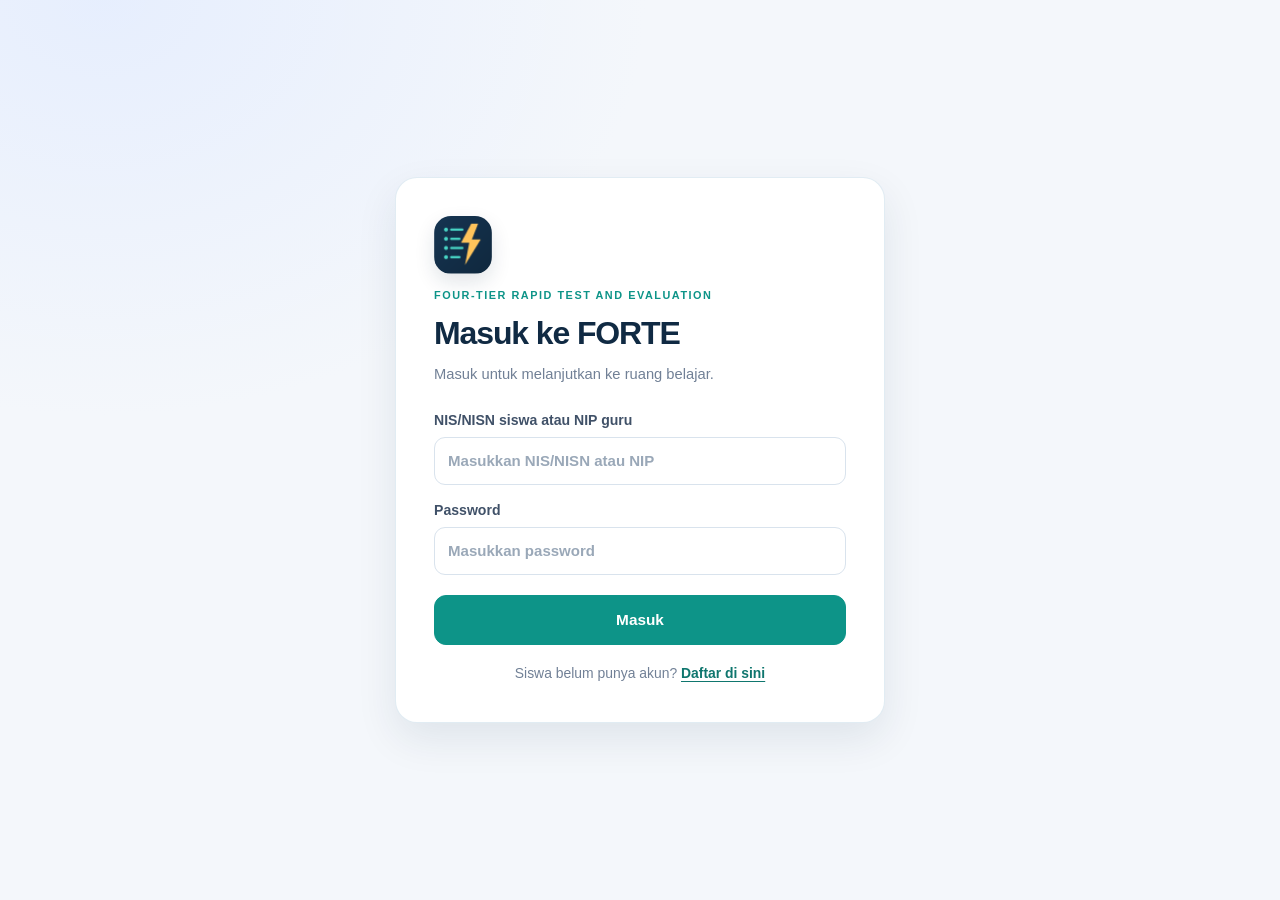
<file: index.html>
<!DOCTYPE html>
<html lang="id">
<head>
  <meta charset="UTF-8">
  <meta name="viewport" content="width=device-width, initial-scale=1.0">
  <meta name="theme-color" content="#0f172a">
  <title>FORTE — Masuk</title>

  <link rel="stylesheet" href="./css/style.css?v=20261112-5">
  <link rel="icon" type="image/svg+xml" href="./img/forte-logo.png">

  <script src="./js/config.js" defer></script>
  <script src="./js/api.js" defer></script>
  <script src="./js/login.js" defer></script>
</head>
<body class="center-layout">
  <main class="card login-card auth-card">
    <header class="auth-brand">
      <img src="./img/forte-logo.png" alt="Logo FORTE" width="58" height="58">
      <p class="eyebrow">Four-Tier Rapid Test and Evaluation</p>
      <h1 id="auth-title">Masuk ke FORTE</h1>
      <p id="auth-description" class="subtitle">Masuk untuk melanjutkan ke ruang belajar.</p>
    </header>

    <section id="login-view" class="auth-view">
      <form id="form-login" class="stack" novalidate>
        <label class="field" for="username">
          <span>NIS/NISN siswa atau NIP guru</span>
          <input
            type="text"
            id="username"
            name="username"
            placeholder="Masukkan NIS/NISN atau NIP"
            autocomplete="username"
            required
          >
        </label>

        <label class="field" for="password">
          <span>Password</span>
          <input
            type="password"
            id="password"
            name="password"
            placeholder="Masukkan password"
            autocomplete="current-password"
            required
          >
        </label>

        <button type="submit" class="btn primary btn-large" id="login-button">
          Masuk
        </button>
      </form>

      <p class="auth-switch-line">
        Siswa belum punya akun?
        <button type="button" class="auth-switch" id="show-register">Daftar di sini</button>
      </p>
    </section>

    <section id="register-view" class="auth-view hidden">
      <form id="form-register-student" class="stack" novalidate>
        <label class="field" for="register-username">
          <span>NIS/NISN</span>
          <input
            type="text"
            id="register-username"
            name="username"
            placeholder="Masukkan NIS atau NISN"
            autocomplete="username"
            minlength="3"
            maxlength="30"
            required
          >
        </label>

        <label class="field" for="register-name">
          <span>Nama lengkap</span>
          <input
            type="text"
            id="register-name"
            name="nama"
            placeholder="Masukkan nama lengkap"
            autocomplete="name"
            maxlength="100"
            required
          >
        </label>

        <label class="field" for="register-class">
          <span>Kelas</span>
          <input
            type="text"
            id="register-class"
            name="kelas"
            placeholder="Contoh: XI-C"
            maxlength="40"
            required
          >
        </label>

        <label class="field" for="register-password">
          <span>Password <small>(minimal 8 karakter)</small></span>
          <input
            type="password"
            id="register-password"
            name="password"
            placeholder="Buat password"
            autocomplete="new-password"
            minlength="8"
            required
          >
        </label>

        <label class="field" for="register-password-confirm">
          <span>Ulangi password</span>
          <input
            type="password"
            id="register-password-confirm"
            name="password-confirm"
            placeholder="Ulangi password"
            autocomplete="new-password"
            minlength="8"
            required
          >
        </label>

        <button type="submit" class="btn primary btn-large" id="register-button">
          Buat Akun Siswa
        </button>
      </form>

      <p class="auth-note">Pendaftaran mandiri hanya untuk siswa. Akun guru dibuat oleh administrator.</p>
      <p class="auth-switch-line">
        Sudah punya akun?
        <button type="button" class="auth-switch" id="show-login">Kembali ke login</button>
      </p>
    </section>

    <p id="msg" class="msg" aria-live="polite" role="status"></p>
  </main>
</body>
</html>
</file>
<file: css/style.css>
:root {
  color-scheme: light;
  font-family: Inter, "Segoe UI", Arial, sans-serif;
  color: #263449;
  background: #f4f7fb;
  font-synthesis: none;
  text-rendering: optimizeLegibility;
  --primary: #0d9488;
  --primary-hover: #0f766e;
  --primary-soft: #e6f6f3;
  --navy: #102a43;
  --text-main: #263449;
  --text-muted: #718096;
  --bg-main: #f4f7fb;
  --bg-card: #ffffff;
  --border: #e2eaf2;
  --green: #12966f;
  --amber: #d89416;
  --red: #d64545;
  --gray: #8a98a9;
  --shadow-sm: 0 3px 12px rgb(16 42 67 / 5%);
  --shadow-md: 0 16px 42px rgb(16 42 67 / 9%);
  --radius-md: 14px;
  --radius-lg: 22px;
}

* {
  box-sizing: border-box;
}

html {
  min-width: 320px;
  overflow-x: clip;
  scroll-behavior: smooth;
}

body {
  min-width: 320px;
  min-height: 100vh;
  margin: 0;
  overflow-x: clip;
  color: var(--text-main);
  background:
    radial-gradient(ellipse at 8% 0%, rgb(224 234 255 / 68%), transparent 34rem),
    var(--bg-main);
  font-family: Inter, "Segoe UI", Arial, sans-serif;
  font-size: 15px;
  line-height: 1.6;
}

img,
svg {
  max-width: 100%;
}

button,
input,
select,
textarea {
  font: inherit;
}

button,
a {
  -webkit-tap-highlight-color: transparent;
}

a {
  color: var(--primary-hover);
  text-underline-offset: 3px;
}

h1,
h2,
h3,
h4 {
  margin: 0;
  color: var(--navy);
  font-weight: 750;
  line-height: 1.25;
  overflow-wrap: anywhere;
}

h1 {
  font-size: clamp(1.9rem, 4vw, 2.65rem);
  letter-spacing: -0.035em;
}

h2 {
  font-size: clamp(1.2rem, 2.4vw, 1.5rem);
  letter-spacing: -0.02em;
}

h3 {
  font-size: 1.08rem;
}

p {
  margin: 0 0 12px;
  overflow-wrap: anywhere;
}

small {
  line-height: 1.45;
}

.hidden {
  display: none !important;
}

.center-text {
  text-align: center;
}

.eyebrow {
  margin: 0 0 7px;
  color: var(--primary);
  font-size: 0.74rem;
  font-weight: 800;
  letter-spacing: 0.14em;
  text-transform: uppercase;
}

.subtitle {
  margin: 7px 0 0;
  color: var(--text-muted);
  line-height: 1.65;
}

.msg {
  min-height: 0;
  margin: 8px 0 0;
  color: var(--text-muted);
  font-size: 0.92rem;
  line-height: 1.55;
}

.msg:empty {
  display: none;
}

.msg.ok {
  color: #087957;
}

.msg.error,
.msg.is-error {
  color: #b42318;
}

/* Page and navigation */
.center-layout {
  display: grid;
  min-height: 100vh;
  place-items: center;
  padding: 24px;
}

.app-layout {
  display: flex;
  min-height: 100vh;
  flex-direction: column;
}

.container {
  display: grid;
  width: min(100% - 40px, 1120px);
  gap: 22px;
  margin: 0 auto;
  padding: 32px 0 56px;
}

.guru-container,
.builder-container {
  gap: 22px;
}

.stack {
  display: grid;
  gap: 16px;
}

.row {
  display: flex;
  flex-wrap: wrap;
  align-items: center;
  gap: 12px;
}

.between {
  justify-content: space-between;
}

.grid-2,
.form-grid {
  display: grid;
  grid-template-columns: repeat(2, minmax(0, 1fr));
  gap: 18px;
}

.topbar {
  position: sticky;
  z-index: 20;
  top: 0;
  display: flex;
  min-height: 74px;
  align-items: center;
  justify-content: space-between;
  gap: 20px;
  padding: 12px clamp(20px, 4vw, 56px);
  border-bottom: 1px solid rgb(226 234 242 / 90%);
  background: rgb(255 255 255 / 94%);
  box-shadow: var(--shadow-sm);
  backdrop-filter: blur(14px);
}

.brand {
  display: inline-flex;
  min-width: 0;
  align-items: center;
  gap: 12px;
  color: var(--navy);
  text-decoration: none;
}

.brand:hover {
  color: var(--navy);
  text-decoration: none;
}

/* Compact teacher header brand: keep the label beside the logo. */
.guru-page .topbar .brand {
  display: inline-flex !important;
  flex-direction: row !important;
  align-items: center !important;
  justify-content: flex-start;
  gap: 10px;
  width: auto;
  max-width: max-content;
  white-space: nowrap;
}

.topbar .brand > img,
.topbar .brand > svg,
.topbar .brand-logo {
  display: block;
  flex: 0 0 42px;
  width: 42px !important;
  height: 42px !important;
  max-width: 42px !important;
  max-height: 42px !important;
  border-radius: 12px;
  object-fit: contain;
}

.guru-page .topbar .brand > svg.brand-logo,
.guru-page .topbar .brand > img.brand-logo {
  flex: 0 0 34px !important;
  width: 34px !important;
  height: 34px !important;
  min-width: 34px;
  max-width: 34px !important;
  min-height: 34px;
  max-height: 34px !important;
}

.guru-page .topbar .brand-text {
  display: flex !important;
  flex: 0 1 auto;
  flex-direction: column !important;
  align-items: flex-start;
  justify-content: center;
  gap: 2px;
  min-width: 0;
  max-width: min(520px, 42vw);
  white-space: normal;
}

.guru-page .topbar .guru-brand-copy strong {
  color: var(--navy);
  font-size: 0.98rem;
  line-height: 1.25;
}

.guru-page .topbar .guru-brand-copy small {
  color: var(--text-muted);
  font-size: 0.76rem;
  font-weight: 500;
  line-height: 1.4;
}

.brand-text {
  display: flex;
  min-width: 0;
  flex-direction: column;
}

.brand-text small,
.brand small {
  color: #52657b;
  font-size: 0.84rem;
  font-weight: 700;
  line-height: 1.35;
}

.brand strong {
  color: var(--navy);
  font-size: 1.02rem;
  line-height: 1.2;
}

.user-actions {
  display: flex;
  min-width: 0;
  align-items: center;
  justify-content: flex-end;
  flex-wrap: wrap;
  gap: 9px;
}

.user-badge {
  max-width: min(45vw, 320px);
  padding: 9px 13px;
  overflow-wrap: anywhere;
  border: 1px solid var(--border);
  border-radius: 999px;
  color: #44556b;
  background: #f8fafc;
  font-size: 0.84rem;
  font-weight: 650;
}

/* Cards and dashboard */
.card {
  min-width: 0;
  padding: clamp(20px, 3vw, 30px);
  border: 1px solid var(--border);
  border-radius: var(--radius-lg);
  background: var(--bg-card);
  box-shadow: var(--shadow-md);
}

.card > :last-child {
  margin-bottom: 0;
}

.guru-welcome {
  position: relative;
  display: flex;
  min-height: 190px;
  align-items: center;
  justify-content: space-between;
  gap: 24px;
  overflow: hidden;
  padding: clamp(24px, 4vw, 40px);
  border: 1px solid rgb(13 148 136 / 18%);
  border-radius: 24px;
  background:
    radial-gradient(circle at 92% 12%, rgb(73 214 198 / 32%), transparent 17rem),
    linear-gradient(120deg, #ffffff, #eef9f7);
  box-shadow: var(--shadow-md);
}

.guru-welcome > div:first-child {
  max-width: 690px;
}

.guru-welcome h1 {
  margin-bottom: 10px;
}

.guru-welcome p:last-child {
  margin: 0;
  color: #63758a;
  font-size: 1.02rem;
}

.welcome-mark {
  display: grid;
  width: 112px;
  height: 64px;
  flex: 0 0 auto;
  place-items: center;
  border: 1px solid rgb(13 148 136 / 18%);
  border-radius: 18px;
  color: var(--primary-hover);
  background: rgb(255 255 255 / 78%);
  font-size: 1rem;
  font-weight: 850;
  letter-spacing: 0.13em;
}

.profile-card {
  display: grid;
  gap: 22px;
}

.profile-header {
  display: flex;
  align-items: center;
  gap: 16px;
}

.profile-header h2 {
  margin-bottom: 5px;
}

.profile-header .subtitle {
  margin: 0;
}

.avatar {
  display: grid;
  width: 58px;
  height: 58px;
  flex: 0 0 58px;
  place-items: center;
  border: 1px solid #c9eee8;
  border-radius: 18px;
  color: var(--primary-hover);
  background: var(--primary-soft);
  font-size: 0.8rem;
  font-weight: 850;
  text-align: center;
}

.guru-avatar {
  width: 58px;
  flex-basis: 58px;
}

.profile-details {
  display: grid;
  grid-template-columns: repeat(2, minmax(0, 1fr));
  gap: 12px;
}

.profile-detail,
.profile-detail-card {
  display: grid;
  min-width: 0;
  gap: 5px;
  padding: 15px 17px;
  border: 1px solid var(--border);
  border-radius: 14px;
  background: #f8fafc;
}

.profile-detail > span {
  color: var(--text-muted);
  font-size: 0.8rem;
  font-weight: 700;
}

.profile-detail strong {
  color: var(--navy);
  font-size: 0.98rem;
  overflow-wrap: anywhere;
}

.section-heading {
  display: flex;
  align-items: flex-end;
  justify-content: space-between;
  gap: 18px;
  margin-bottom: 20px;
}

.section-heading > div:first-child {
  min-width: 0;
}

.section-heading h2 {
  margin-bottom: 5px;
}

.section-heading .subtitle {
  margin: 0;
}

/* Buttons */
.btn {
  display: inline-flex;
  min-height: 44px;
  align-items: center;
  justify-content: center;
  gap: 8px;
  padding: 10px 17px;
  border: 1px solid transparent;
  border-radius: 12px;
  color: #34465b;
  background: #eef2f7;
  font-size: 0.9rem;
  font-weight: 750;
  line-height: 1.2;
  text-align: center;
  text-decoration: none;
  cursor: pointer;
  transition: transform 150ms ease, box-shadow 150ms ease, background 150ms ease, border-color 150ms ease;
}

.btn:hover {
  transform: translateY(-1px);
  box-shadow: 0 7px 18px rgb(16 42 67 / 12%);
  text-decoration: none;
}

.btn:active {
  transform: translateY(0);
}

.btn.primary {
  border-color: var(--primary);
  color: #fff;
  background: var(--primary);
}

.btn.primary:hover {
  border-color: var(--primary-hover);
  background: var(--primary-hover);
}

.btn.secondary {
  border-color: #cbeee5;
  color: #087a66;
  background: #e8f7f3;
}

.btn.secondary:hover {
  border-color: #a8ded2;
  background: #d8f1eb;
}

.btn.outline {
  border-color: var(--border);
  color: #42556a;
  background: #fff;
}

.btn.outline:hover {
  border-color: #b8d7d3;
  color: var(--primary-hover);
  background: #f5fbfa;
}

.btn.small {
  min-height: 38px;
  padding: 8px 12px;
  border-radius: 10px;
  font-size: 0.82rem;
}

.btn-large {
  min-height: 50px;
  padding: 13px 20px;
  font-size: 0.96rem;
}

.btn:disabled,
button:disabled {
  transform: none;
  box-shadow: none;
  opacity: 0.58;
  cursor: not-allowed;
}

/* Forms */
.field {
  display: grid;
  min-width: 0;
  gap: 7px;
  color: #405168;
  font-size: 0.88rem;
  font-weight: 700;
}

.field > span {
  line-height: 1.35;
}

.field input,
.field select,
.field textarea,
input[type="text"],
input[type="password"],
input[type="number"],
input[type="email"],
input[type="search"],
select,
textarea {
  width: 100%;
  min-width: 0;
  min-height: 46px;
  padding: 11px 13px;
  border: 1px solid #d9e3ed;
  border-radius: 11px;
  outline: none;
  color: #263449;
  background: #fff;
  font-size: 0.94rem;
  transition: border-color 150ms ease, box-shadow 150ms ease, background 150ms ease;
}

.field textarea,
textarea {
  min-height: 112px;
  resize: vertical;
  line-height: 1.55;
}

input::placeholder,
textarea::placeholder {
  color: #9aa8b8;
}

input:focus,
select:focus,
textarea:focus {
  border-color: #59b8ab;
  box-shadow: 0 0 0 4px rgb(13 148 136 / 12%);
}

input[type="radio"],
input[type="checkbox"] {
  width: 17px;
  height: 17px;
  flex: 0 0 17px;
  accent-color: var(--primary);
}

input[type="file"] {
  width: 100%;
  min-height: 46px;
  padding: 8px;
  border: 1px dashed #cbd8e5;
  border-radius: 11px;
  color: #52657b;
  background: #f8fafc;
}

.form-grid {
  align-items: start;
}

.form-card {
  display: grid;
  gap: 16px;
}

.login-card {
  width: min(100%, 470px);
  padding: clamp(24px, 5vw, 38px);
}

.login-card .brand-header {
  margin-bottom: 18px;
}

.login-card .brand-header > img {
  display: block;
  width: auto !important;
  max-width: min(100%, 210px) !important;
  max-height: 82px;
  margin: 0 0 18px !important;
  object-fit: contain;
}

.login-card .stack {
  gap: 16px;
}

.login-card .btn {
  width: 100%;
  margin-top: 4px !important;
}

.login-card .msg {
  margin-top: 14px;
}

.auth-card {
  width: min(100%, 490px);
  border-color: rgb(222 234 242 / 90%);
}

.account-container {
  width: min(100% - 40px, 720px);
  padding-top: clamp(28px, 6vh, 64px);
  padding-bottom: 56px;
}

.account-card {
  gap: 22px;
  padding: clamp(23px, 5vw, 40px);
}

.account-card h1 {
  font-size: clamp(1.65rem, 4vw, 2.15rem);
}

#add-account-form {
  gap: 15px;
}

#add-account-form .field small {
  color: var(--text-muted);
  font-size: 0.78rem;
  font-weight: 500;
}

#add-account-button {
  width: 100%;
  margin-top: 3px;
}

#add-account-msg {
  margin-top: -10px;
}

.auth-brand {
  display: grid;
  justify-items: start;
  gap: 9px;
  margin-bottom: 24px;
}

.auth-brand img {
  width: 58px;
  height: 58px;
  margin-bottom: 4px;
  border-radius: 17px;
  box-shadow: 0 8px 20px rgb(16 42 67 / 12%);
}

.auth-brand .eyebrow {
  margin: 0;
  font-size: 0.68rem;
}

.auth-brand h1 {
  font-size: clamp(1.7rem, 5vw, 2rem);
}

.auth-brand .subtitle {
  margin: 0;
  font-size: 0.92rem;
}

.auth-note {
  margin: 17px 0 0;
  padding: 12px 14px;
  border: 1px solid #dceeea;
  border-radius: 12px;
  color: #53677a;
  background: #f4faf8;
  font-size: 0.82rem;
  line-height: 1.55;
}

.auth-switch-line {
  margin: 17px 0 0;
  color: var(--text-muted);
  font-size: 0.87rem;
  text-align: center;
}

.auth-switch {
  padding: 0;
  border: 0;
  color: var(--primary-hover);
  background: transparent;
  font-weight: 800;
  text-decoration: underline;
  text-underline-offset: 3px;
  cursor: pointer;
}

.auth-switch:hover {
  color: var(--navy);
}

.auth-switch:focus-visible {
  border-radius: 4px;
  outline: 3px solid rgb(13 148 136 / 24%);
  outline-offset: 3px;
}

#form-register-student .field small {
  color: var(--text-muted);
  font-size: 0.78rem;
  font-weight: 500;
}

#form-register-student .stack {
  gap: 13px;
}

#join-form {
  display: flex;
  gap: 10px;
}

#join-form input {
  flex: 1 1 240px;
  min-width: 0;
}

#join-form .btn {
  flex: 0 0 auto;
}

/* Dashboard tables */
.table-wrap {
  width: 100%;
  max-width: 100%;
  overflow-x: auto;
  border: 1px solid var(--border);
  border-radius: 14px;
  background: #fff;
}

table {
  width: 100%;
  border-collapse: collapse;
  text-align: left;
}

thead {
  color: #6a7b90;
  background: #f6f9fc;
}

th,
td {
  padding: 13px 15px;
  border-bottom: 1px solid #eaf0f5;
  vertical-align: middle;
}

th {
  font-size: 0.74rem;
  font-weight: 800;
  letter-spacing: 0.08em;
  text-transform: uppercase;
  white-space: nowrap;
}

td {
  color: #43546a;
  font-size: 0.9rem;
  overflow-wrap: anywhere;
}

tbody tr:last-child td {
  border-bottom: 0;
}

tbody tr:hover {
  background: #f9fcfc;
}

td strong {
  color: var(--navy);
}

.table-actions {
  display: flex;
  flex-wrap: wrap;
  gap: 7px;
}

.status-chip,
.chip {
  display: inline-flex;
  min-height: 27px;
  align-items: center;
  justify-content: center;
  padding: 4px 9px;
  border: 1px solid transparent;
  border-radius: 999px;
  font-size: 0.76rem;
  font-weight: 800;
  line-height: 1.2;
  white-space: normal;
}

.status-active {
  border-color: #bfe9dc;
  color: #087957;
  background: #e9f8f2;
}

.status-closed {
  border-color: #dce3ec;
  color: #65758a;
  background: #f2f5f8;
}

.empty-cell {
  padding: 28px 16px;
  color: var(--text-muted);
  text-align: center;
}

/* Test builder */
.builder-heading {
  padding: 10px 0 0;
}

.builder-heading h1 {
  margin-bottom: 10px;
}

.builder-heading > p:last-child {
  max-width: 800px;
  margin: 0;
  color: var(--text-muted);
  font-size: 1rem;
}

.question-list {
  display: grid;
  gap: 16px;
}

.question-editor {
  display: grid;
  min-width: 0;
  gap: 18px;
  padding: clamp(16px, 2.4vw, 24px);
  border: 1px solid var(--border);
  border-radius: 18px;
  background: linear-gradient(180deg, #fbfdff, #f8fafc);
}

.question-editor-heading {
  display: flex;
  align-items: flex-start;
  justify-content: space-between;
  gap: 12px;
}

.question-editor-heading p {
  margin: 7px 0 0;
  color: var(--text-muted);
  font-size: 0.87rem;
}

.question-number {
  display: inline-flex;
  align-items: center;
  padding: 6px 10px;
  border-radius: 999px;
  color: #087a66;
  background: var(--primary-soft);
  font-size: 0.83rem;
  font-weight: 800;
}

.choice-grid {
  display: grid;
  grid-template-columns: repeat(2, minmax(0, 1fr));
  gap: 14px;
}

.choice-panel {
  display: grid;
  min-width: 0;
  gap: 12px;
  margin: 0;
  padding: 17px;
  border: 1px solid var(--border);
  border-radius: 15px;
  background: #fff;
}

.choice-panel legend {
  padding: 0 6px;
  color: var(--navy);
  font-size: 0.9rem;
  font-weight: 800;
}

.choice-panel .field {
  gap: 5px;
}

.choice-panel .field > span {
  color: #617289;
  font-size: 0.78rem;
}

.answer-key {
  padding-top: 10px;
  border-top: 1px solid #edf1f5;
}

.question-image-section {
  display: grid;
  gap: 9px;
  padding: 15px;
  border: 1px dashed #cbd8e5;
  border-radius: 14px;
  background: #fff;
}

.question-image-upload > span small {
  color: var(--text-muted);
  font-weight: 500;
}

.question-image-upload input[type="file"] {
  min-height: 46px;
}

.field-help,
.question-image-status {
  margin: 0;
  color: var(--text-muted);
  font-size: 0.78rem;
}

.question-image-status.is-ready {
  color: #087957;
  font-weight: 700;
}

.question-image-status.is-error {
  color: #b42318;
  font-weight: 700;
}

.question-image-preview-wrap {
  display: flex;
  align-items: flex-start;
  flex-wrap: wrap;
  gap: 10px;
}

.question-image-preview,
.question-image-display img {
  display: block;
  max-width: 100%;
  height: auto;
  border: 1px solid var(--border);
  border-radius: 14px;
  background: #f8fafc;
  object-fit: contain;
}

.question-image-preview {
  width: min(100%, 420px);
  max-height: 290px;
}

.question-image-display {
  margin: 16px 0;
}

.question-image-display img {
  width: auto;
  max-height: 390px;
  margin-inline: auto;
}

.report-question-image {
  margin-block: 14px 18px;
}

.builder-add-question-row {
  display: flex;
  justify-content: flex-start;
  margin-top: -2px;
}

.builder-add-question-row .btn {
  min-width: 145px;
}

.builder-submit {
  display: flex;
  align-items: flex-end;
  justify-content: space-between;
  flex-wrap: wrap;
  gap: 14px;
  padding-top: 18px;
  border-top: 1px solid var(--border);
}

.builder-submit .msg {
  flex: 1 1 260px;
}

.builder-submit .btn {
  flex: 0 1 340px;
}

.created-test {
  text-align: center;
}

.created-icon {
  display: grid;
  width: 58px;
  height: 58px;
  margin: 0 auto 16px;
  place-items: center;
  border-radius: 18px;
  color: #087957;
  background: #e7f8ef;
  font-size: 1.7rem;
  font-weight: 850;
}

.code-display {
  display: flex;
  align-items: center;
  justify-content: center;
  flex-wrap: wrap;
  gap: 12px;
  margin: 20px 0;
  padding: 15px;
  border: 1px solid #ccece5;
  border-radius: 16px;
  background: #f0faf8;
}

.code-display > span {
  color: var(--navy);
  font-size: clamp(1.5rem, 5vw, 2rem);
  font-weight: 850;
  letter-spacing: 0.16em;
  overflow-wrap: anywhere;
}

.created-actions {
  display: flex;
  justify-content: center;
  flex-wrap: wrap;
  gap: 10px;
}

/* Four-tier student test */
.page-header {
  display: grid;
  gap: 8px;
  margin: 4px 0 20px;
}

.page-header h1 {
  margin: 0;
}

.page-header .subtitle {
  max-width: 780px;
  margin: 0;
}

.questions-container {
  display: grid;
  min-width: 0;
  gap: 18px;
}

.student-question-card {
  display: grid;
  gap: 16px;
}

.student-question-card h2 {
  margin: 0;
}

.student-question-prompt {
  margin: 0;
  color: #33475d;
  font-size: 1rem;
  line-height: 1.75;
  white-space: pre-wrap;
}

.math-text {
  overflow-wrap: anywhere;
}

.tier {
  min-width: 0;
  margin: 0;
  padding: 15px;
  border: 1px solid var(--border);
  border-radius: 15px;
  background: #fbfcfe;
}

.tier legend {
  max-width: 100%;
  padding: 0 8px;
  color: var(--navy);
  font-size: 0.91rem;
  font-weight: 800;
  line-height: 1.4;
  overflow-wrap: anywhere;
}

.option-list {
  display: grid;
  gap: 7px;
}

.option {
  display: flex;
  min-width: 0;
  align-items: flex-start;
  gap: 11px;
  padding: 10px 11px;
  border: 1px solid transparent;
  border-radius: 11px;
  color: #405168;
  line-height: 1.55;
  cursor: pointer;
  transition: background 130ms ease, border-color 130ms ease;
}

.option:hover {
  border-color: #d8eae7;
  background: #f3faf8;
}

.option:has(input:checked) {
  border-color: #a9dcd4;
  color: #214d4a;
  background: #edf8f6;
}

.option input {
  margin: 3px 0 0;
}

.option span {
  min-width: 0;
  overflow-wrap: anywhere;
}

.submit-area {
  display: grid;
  justify-items: start;
  gap: 12px;
  margin-top: 20px;
}

.submit-area .msg {
  margin: 0;
}

.success-card {
  display: grid;
  justify-items: center;
  gap: 12px;
  padding: clamp(24px, 5vw, 42px);
  text-align: center;
}

.success-card p {
  max-width: 540px;
  color: var(--text-muted);
}

.success-icon {
  display: grid;
  width: 62px;
  height: 62px;
  place-items: center;
  border-radius: 50%;
  color: #087957;
  background: #e7f8ef;
  font-size: 1.8rem;
  font-weight: 900;
}

/* Confirmation dialog */
.confirm-dialog {
  width: min(100% - 32px, 470px);
  max-width: 470px;
  padding: 0;
  overflow: visible;
  border: 1px solid var(--border);
  border-radius: 22px;
  color: var(--text-main);
  background: #fff;
  box-shadow: 0 28px 80px rgb(15 23 42 / 25%);
}

.confirm-dialog::backdrop {
  background: rgb(15 23 42 / 60%);
  backdrop-filter: blur(4px);
}

.confirm-dialog-content {
  padding: clamp(22px, 5vw, 30px);
}

.confirm-icon {
  display: grid;
  width: 48px;
  height: 48px;
  margin-bottom: 18px;
  place-items: center;
  border: 1px solid #c9eee8;
  border-radius: 15px;
  color: var(--primary-hover);
  background: var(--primary-soft);
  font-size: 1.35rem;
  font-weight: 850;
}

.confirm-dialog h2 {
  margin: 3px 0 9px;
}

.confirm-dialog-content > p:not(.eyebrow) {
  margin: 0;
  color: var(--text-muted);
  line-height: 1.7;
}

.confirm-actions {
  display: flex;
  justify-content: flex-end;
  flex-wrap: wrap;
  gap: 10px;
  margin-top: 24px;
}

/* Report page */
.report-page {
  display: grid;
  width: min(100% - 40px, 1120px);
  min-width: 0;
  gap: 20px;
}

.report-page-heading {
  min-width: 0;
  padding: 6px 0 2px;
}

.report-page-heading h1 {
  margin: 0 0 7px;
}

.report-page-heading .subtitle {
  margin: 0;
  font-size: 1rem;
}

.report-page-heading .msg {
  margin-top: 12px;
  padding: 0;
}

.report-page > .card {
  width: 100%;
  padding: clamp(20px, 3vw, 30px);
  overflow: hidden;
}

.report-section-heading {
  display: flex;
  min-width: 0;
  align-items: flex-start;
  justify-content: space-between;
  flex-wrap: wrap;
  gap: 6px 16px;
  margin-bottom: 17px;
}

.report-section-heading h2 {
  margin: 3px 0 6px;
}

.report-section-heading .subtitle {
  width: 100%;
  margin: 0;
}

.report-count {
  display: inline-flex;
  align-items: center;
  padding: 8px 12px;
  border: 1px solid var(--border);
  border-radius: 999px;
  color: #596b80;
  background: #f8fafc;
  font-size: 0.8rem;
  font-weight: 700;
}

.report-summary-grid {
  display: grid;
  grid-template-columns: repeat(4, minmax(0, 1fr));
  gap: 12px;
}

.report-summary-card {
  display: grid;
  min-width: 0;
  align-content: start;
  gap: 6px;
  padding: 17px;
  border: 1px solid var(--border);
  border-radius: 16px;
  background: #f9fbfd;
}

.report-summary-label {
  display: block;
  color: #64758a;
  font-size: 0.84rem;
  font-weight: 700;
  overflow-wrap: anywhere;
}

.report-summary-card strong {
  color: var(--navy);
  font-size: 1.8rem;
  line-height: 1.15;
}

.report-summary-card small {
  color: var(--text-muted);
  font-size: 0.78rem;
}

.report-progress {
  display: block;
  width: 100%;
  height: 9px;
  overflow: hidden;
  appearance: none;
  border: 0;
  border-radius: 999px;
  background: #e6edf3;
  color: var(--progress-color, var(--primary));
  accent-color: var(--progress-color, var(--primary));
}

.report-progress::-webkit-progress-bar {
  border-radius: 999px;
  background: #e6edf3;
}

.report-progress::-webkit-progress-value {
  border-radius: 999px;
  background: var(--progress-color, var(--primary));
}

.report-progress::-moz-progress-bar {
  border-radius: 999px;
  background: var(--progress-color, var(--primary));
}

.report-progress.paham {
  --progress-color: #18a874;
}

.report-progress.sebagian {
  --progress-color: #dc9a1e;
}

.report-progress.miskonsepsi {
  --progress-color: #de665e;
}

.report-progress.tidak {
  --progress-color: #8996a7;
}

.report-question-list,
.student-result-list {
  display: grid;
  min-width: 0;
  gap: 14px;
}

.report-question-card,
.student-result-card {
  min-width: 0;
  padding: clamp(16px, 2.5vw, 22px);
  border: 1px solid var(--border);
  border-radius: 17px;
  background: #fff;
}

.report-question-card,
.student-result-card,
.student-response-card {
  box-shadow: 0 5px 18px rgb(16 42 67 / 4%);
}

.report-question-card h3,
.student-result-card h3 {
  margin-bottom: 10px;
}

.report-question-copy,
.student-response-question,
.student-response-value {
  min-width: 0;
  max-width: 100%;
  overflow-wrap: anywhere;
  line-height: 1.65;
}

.report-question-copy {
  margin: 0 0 14px;
  white-space: pre-wrap;
}

.report-key-grid,
.student-response-grid {
  display: grid;
  grid-template-columns: repeat(2, minmax(0, 1fr));
  gap: 10px;
}

.report-key-item,
.student-response-item {
  display: grid;
  min-width: 0;
  align-content: start;
  gap: 5px;
  padding: 13px;
  border: 1px solid #edf1f5;
  border-radius: 12px;
  background: #f8fafc;
}

.report-key-item > span,
.student-response-label {
  display: block;
  color: var(--text-muted);
  font-size: 0.77rem;
  font-weight: 750;
}

.report-key-item strong,
.student-response-value {
  display: block;
  color: var(--navy);
  font-size: 0.9rem;
  white-space: pre-wrap;
}

.report-category-counts {
  display: grid;
  grid-template-columns: repeat(4, minmax(0, 1fr));
  gap: 8px;
  margin-top: 14px;
}

.report-category-count {
  display: grid;
  min-width: 0;
  gap: 3px;
  padding: 10px 11px;
  border: 1px solid var(--border);
  border-radius: 12px;
  background: #fbfcfe;
}

.report-category-count > span {
  color: #68798d;
  font-size: 0.74rem;
  overflow-wrap: anywhere;
}

.report-category-count > strong {
  color: var(--navy);
  font-size: 0.82rem;
  overflow-wrap: anywhere;
}

.report-category-count > strong {
  line-height: 1.4;
}

.student-result-header {
  display: flex;
  align-items: flex-start;
  justify-content: space-between;
  gap: 12px;
}

.student-result-header h3 {
  margin-bottom: 7px;
}

.student-result-header p {
  display: flex;
  align-items: baseline;
  flex-wrap: wrap;
  gap: 4px 8px;
  margin: 0 0 13px;
  color: var(--text-muted);
  font-size: 0.84rem;
}

.student-result-header p strong {
  margin-right: 8px;
  color: #43556a;
}

.student-response-list {
  display: grid;
  min-width: 0;
  gap: 10px;
}

.student-response-card {
  min-width: 0;
  padding: 14px;
  border: 1px solid var(--border);
  border-radius: 14px;
  background: #fbfcfe;
}

.student-response-header {
  margin-bottom: 12px;
}

.student-response-grid {
  align-items: stretch;
}

.student-response-item {
  padding: 15px;
}

.student-response-value {
  margin: 0;
  line-height: 1.55;
}

.answer-mark {
  display: inline-flex;
  width: fit-content;
  align-items: center;
  padding: 3px 9px;
  border-radius: 999px;
  font-size: 0.72rem;
  font-weight: 750;
}

.answer-mark.is-correct {
  color: #087957;
  background: #e6f7ef;
}

.answer-mark.is-wrong {
  color: #a33a32;
  background: #ffedeb;
}

.student-response-header {
  display: flex;
  align-items: center;
  justify-content: space-between;
  flex-wrap: wrap;
  gap: 8px;
  margin-bottom: 11px;
}

.student-response-question {
  margin: 0;
  color: var(--navy);
  font-weight: 800;
}

.student-response-item .answer-mark {
  display: inline-flex;
  width: fit-content;
  max-width: 100%;
  margin-top: 3px;
  padding: 3px 7px;
  border-radius: 999px;
  font-size: 0.72rem;
  font-weight: 800;
}

.answer-mark.is-correct {
  color: #087957;
  background: #e6f7ef;
}

.answer-mark.is-wrong {
  color: #b42318;
  background: #fff0ef;
}

.chip.paham {
  color: #087957;
  background: #e6f7ef;
}

.chip.sebagian {
  color: #8b5c00;
  background: #fff5dc;
}

.chip.miskonsepsi {
  color: #a62f29;
  background: #ffedeb;
}

.chip.tidak {
  color: #58677a;
  background: #edf1f5;
}

.report-empty {
  margin: 0;
  padding: 20px;
  border: 1px dashed #cbd8e5;
  border-radius: 14px;
  color: var(--text-muted);
  background: #fafcff;
  text-align: center;
}

.pattern-list {
  display: grid;
  gap: 9px;
  margin: 0;
  padding-left: 21px;
}

.pattern-list li {
  padding: 10px 12px;
  border-radius: 10px;
  color: #405168;
  background: #f8fafc;
  line-height: 1.55;
}

.pattern-list strong {
  color: var(--navy);
}

mjx-container {
  max-width: 100%;
}

mjx-container[display="true"] {
  display: block;
  max-width: 100%;
  overflow-x: auto;
  overflow-y: hidden;
  padding: 3px 0;
}

.report-page mjx-container,
.option mjx-container,
.student-question-prompt mjx-container {
  overflow-wrap: anywhere;
}

/* Keep long text and tables inside the viewport */
.guru-container *,
.builder-container *,
.report-page *,
.container * {
  min-width: 0;
}

@media (max-width: 900px) {
  .report-summary-grid {
    grid-template-columns: repeat(2, minmax(0, 1fr));
  }

  .report-category-counts {
    grid-template-columns: repeat(2, minmax(0, 1fr));
  }
}

@media (max-width: 680px) {
  .container,
  .report-page {
    width: min(100% - 28px, 1120px);
    gap: 16px;
    padding-top: 22px;
    padding-bottom: 38px;
  }

  .topbar {
    min-height: 68px;
    padding: 10px 14px;
    gap: 10px;
  }

  .topbar .brand > img,
  .topbar .brand > svg,
  .topbar .brand-logo {
    flex-basis: 38px;
    width: 38px !important;
    height: 38px !important;
    max-width: 38px !important;
    max-height: 38px !important;
  }

  .brand {
    gap: 9px;
  }

  .guru-page .topbar .brand {
    flex: 0 0 auto;
    flex-direction: row !important;
    gap: 8px;
  }

  .guru-page .topbar .brand > svg.brand-logo,
  .guru-page .topbar .brand > img.brand-logo {
    flex-basis: 30px !important;
    width: 30px !important;
    height: 30px !important;
    min-width: 30px;
    max-width: 30px !important;
    min-height: 30px;
    max-height: 30px !important;
  }

  .guru-page .topbar .brand-text {
    max-width: min(58vw, 420px);
    white-space: normal;
  }

  .brand-text small,
  .brand small {
    max-width: 160px;
    font-size: 0.78rem;
  }

  .user-actions {
    gap: 6px;
  }

  .user-actions .btn {
    min-height: 36px;
    padding: 7px 9px;
    font-size: 0.75rem;
  }

  .user-badge {
    max-width: 45vw;
    padding: 7px 9px;
    font-size: 0.74rem;
  }

  .section-heading {
    align-items: flex-start;
    flex-direction: column;
  }

  .guru-welcome {
    min-height: 0;
    padding: 23px;
  }

  .welcome-mark {
    width: 84px;
    height: 52px;
    flex-basis: 84px;
    border-radius: 15px;
    font-size: 0.78rem;
  }

  .grid-2,
  .form-grid,
  .choice-grid {
    grid-template-columns: 1fr;
  }

  .profile-details {
    grid-template-columns: 1fr;
  }

  .builder-submit {
    align-items: stretch;
    flex-direction: column;
  }

  .builder-submit .btn {
    width: 100%;
    flex-basis: auto;
  }

  .report-summary-grid {
    grid-template-columns: repeat(2, minmax(0, 1fr));
  }

  .report-page > .card {
    padding: 19px;
  }

  .report-key-grid,
  .student-response-grid {
    grid-template-columns: repeat(2, minmax(0, 1fr));
  }

  .report-category-counts {
    grid-template-columns: repeat(2, minmax(0, 1fr));
  }

  #join-form {
    align-items: stretch;
    flex-direction: column;
  }

  #join-form .btn {
    width: 100%;
  }
}


@media (max-width: 520px) {
  .report-summary-grid,
  .report-key-grid,
  .student-response-grid {
    grid-template-columns: 1fr;
  }

  .report-section-heading {
    gap: 8px;
  }

  .report-count {
    max-width: 100%;
    white-space: normal;
  }

  .student-response-card {
    padding: 12px;
  }
}

@media (max-width: 520px) {
  .topbar {
    align-items: center;
    flex-wrap: wrap;
    padding-inline: 12px;
  }

  .topbar .brand {
    flex: 1 1 150px;
  }

  .guru-page .topbar .brand-text {
    max-width: calc(100vw - 100px);
  }

  .user-actions {
    flex: 1 1 100%;
    justify-content: flex-start;
  }

  .report-page-body .topbar .user-actions {
    justify-content: flex-start;
  }

  .user-actions .btn {
    flex: 1 1 auto;
  }

  .login-card {
    padding: 22px;
  }

  .card {
    padding: 19px;
    border-radius: 18px;
  }

  .guru-welcome {
    align-items: flex-start;
  }

  .welcome-mark {
    width: 68px;
    height: 44px;
    flex-basis: 68px;
    padding: 0 8px;
    font-size: 0.68rem;
  }

  .profile-header {
    align-items: flex-start;
  }

  .avatar {
    width: 48px;
    height: 48px;
    flex-basis: 48px;
    border-radius: 15px;
  }

  .form-grid,
  .choice-grid,
  .report-summary-grid,
  .report-key-grid,
  .student-response-grid {
    grid-template-columns: 1fr;
  }

  .report-category-counts {
    grid-template-columns: repeat(2, minmax(0, 1fr));
  }

  .question-editor {
    padding: 15px;
  }

  .choice-panel {
    padding: 14px;
  }

  .confirm-actions {
    flex-direction: column-reverse;
  }

  .confirm-actions .btn {
    width: 100%;
  }

  .submit-area .btn {
    width: 100%;
  }

  .code-display {
    align-items: stretch;
    flex-direction: column;
  }

  .code-display .btn {
    width: 100%;
  }

  .created-actions {
    flex-direction: column;
  }

  .created-actions .btn {
    width: 100%;
  }

  /* The tests table becomes stacked cards, avoiding sideways page scroll. */
  .table-wrap {
    overflow: visible;
    border: 0;
    background: transparent;
  }

  .table-wrap table,
  .table-wrap tbody,
  .table-wrap tr,
  .table-wrap td {
    display: block;
    width: 100%;
  }

  .table-wrap thead {
    display: none;
  }

  .table-wrap tbody {
    display: grid;
    gap: 10px;
  }

  .table-wrap tbody tr {
    padding: 8px 13px;
    border: 1px solid var(--border);
    border-radius: 14px;
    background: #fff;
    box-shadow: var(--shadow-sm);
  }

  .table-wrap tbody tr:hover {
    background: #fff;
  }

  .table-wrap tbody td {
    display: grid;
    grid-template-columns: minmax(82px, 0.42fr) minmax(0, 1fr);
    align-items: start;
    gap: 10px;
    padding: 8px 0;
    border-bottom: 1px solid #edf1f5;
    font-size: 0.82rem;
  }

  .table-wrap tbody td::before {
    content: attr(data-label);
    color: var(--text-muted);
    font-size: 0.7rem;
    font-weight: 800;
    letter-spacing: 0.04em;
    text-transform: uppercase;
  }

  .table-wrap tbody td:last-child {
    border-bottom: 0;
  }

  .table-wrap tbody td.empty-cell {
    display: block;
    border: 0;
    text-align: center;
  }

  .table-wrap tbody td.empty-cell::before {
    content: none;
  }

  .table-actions {
    justify-content: flex-end;
  }
}

@media (max-width: 360px) {
  .container,
  .report-page {
    width: min(100% - 22px, 1120px);
  }

  .user-actions .btn {
    padding-inline: 8px;
    font-size: 0.72rem;
  }

  .report-category-counts {
    grid-template-columns: 1fr;
  }

  .stepper {
    gap: 4px;
  }
}

@media (prefers-reduced-motion: reduce) {
  *,
  *::before,
  *::after {
    scroll-behavior: auto !important;
    transition-duration: 0.01ms !important;
    animation-duration: 0.01ms !important;
    animation-iteration-count: 1 !important;
  }
}

/* Final override for the teacher brand: keep its label to the logo's right. */
.guru-page header.topbar > a.brand {
  display: flex !important;
  flex-direction: row !important;
  align-items: center !important;
  justify-content: flex-start !important;
  gap: 10px !important;
  width: max-content !important;
  max-width: none !important;
  white-space: nowrap !important;
}

.guru-page header.topbar > a.brand > svg.brand-logo,
.guru-page header.topbar > a.brand > img.brand-logo {
  display: block !important;
  flex: 0 0 34px !important;
  width: 34px !important;
  height: 34px !important;
  min-width: 34px !important;
  max-width: 34px !important;
  min-height: 34px !important;
  max-height: 34px !important;
  margin: 0 !important;
}

.guru-page header.topbar > a.brand > .brand-text {
  display: flex !important;
  flex: 0 0 auto !important;
  flex-direction: column !important;
  align-items: flex-start !important;
  width: auto !important;
  max-width: min(520px, 42vw) !important;
  margin: 0 !important;
  white-space: normal !important;
}

.guru-page header.topbar > a.brand > .brand-text > small {
  display: block !important;
  margin: 0 !important;
  color: var(--text-muted) !important;
  white-space: normal !important;
}

.guru-page header.topbar > a.brand > .brand-text > strong {
  color: var(--navy) !important;
}

@media (max-width: 680px) {
  .guru-page header.topbar > a.brand {
    gap: 8px !important;
  }

  .guru-page header.topbar > a.brand > svg.brand-logo,
  .guru-page header.topbar > a.brand > img.brand-logo {
    flex-basis: 30px !important;
    width: 30px !important;
    height: 30px !important;
    min-width: 30px !important;
    max-width: 30px !important;
    min-height: 30px !important;
    max-height: 30px !important;
  }

  .guru-page header.topbar > a.brand > .brand-text {
    max-width: min(58vw, 420px) !important;
  }
}
</file>
